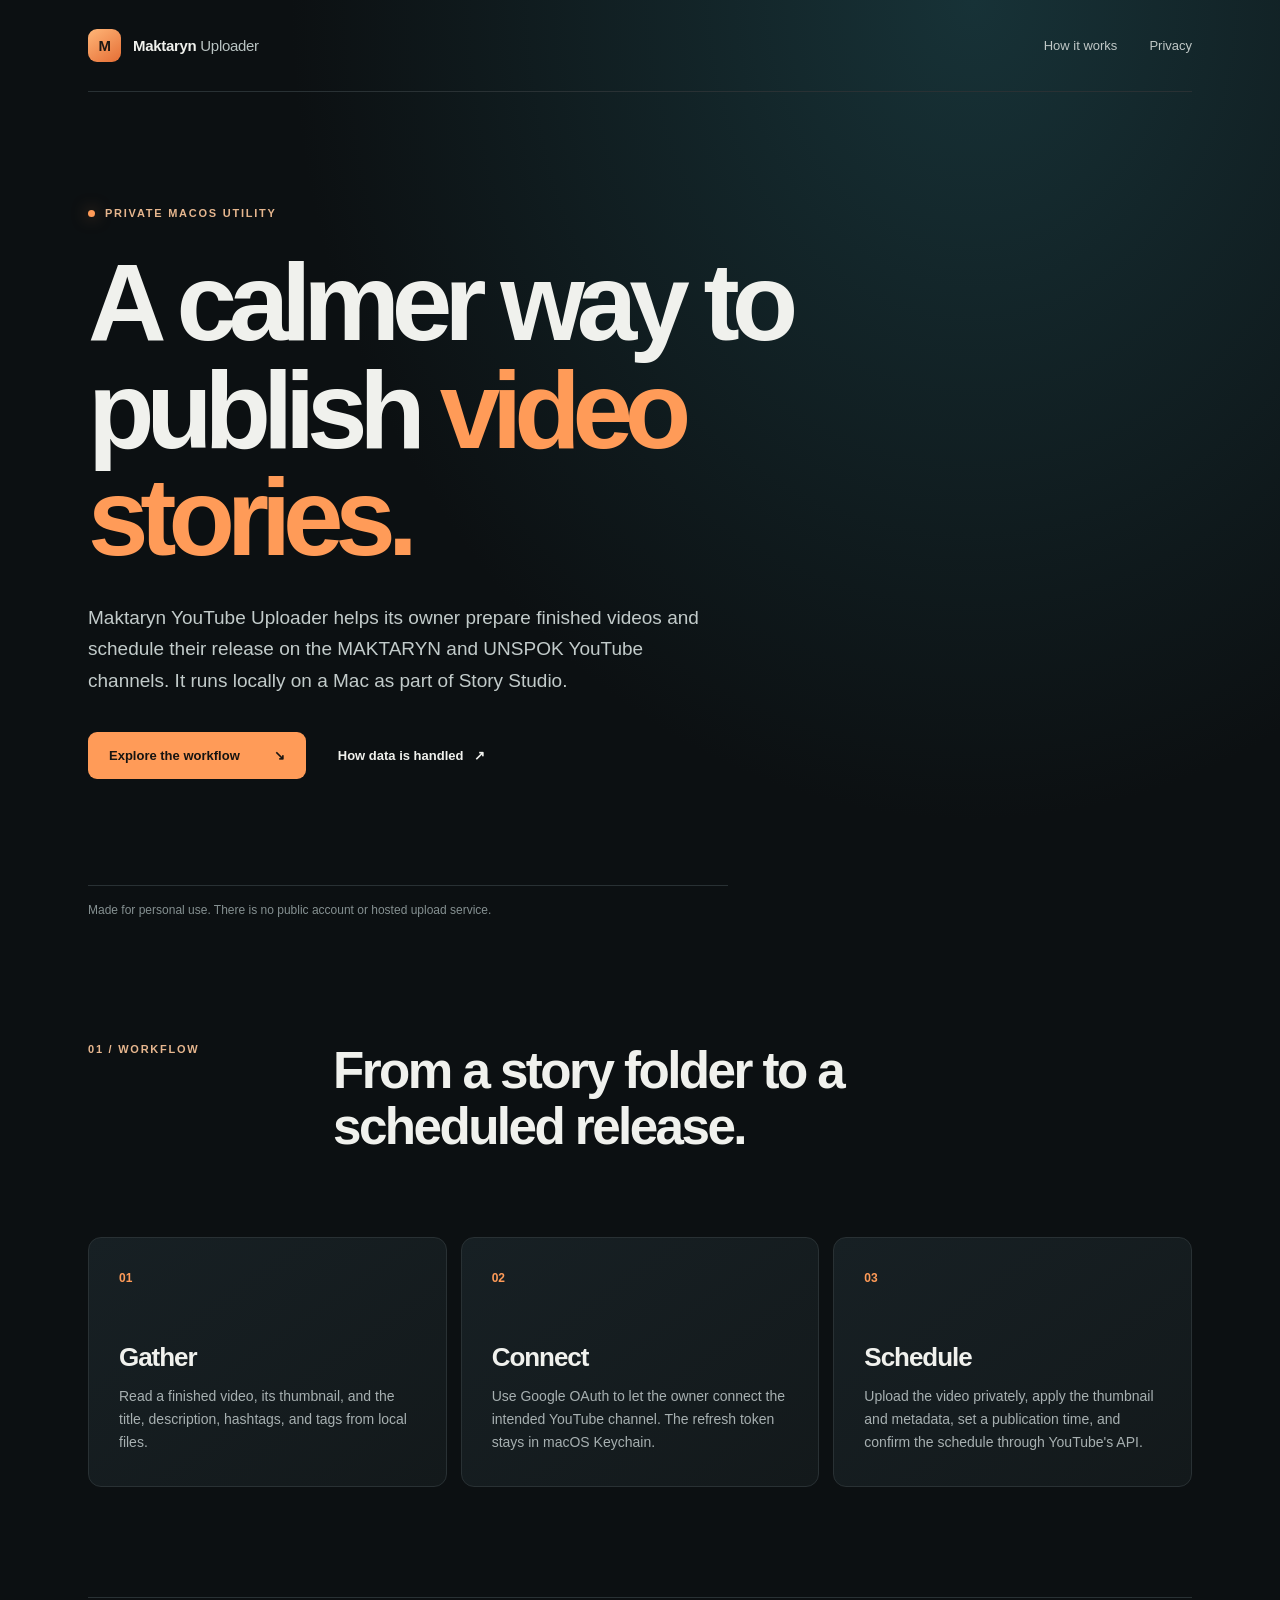
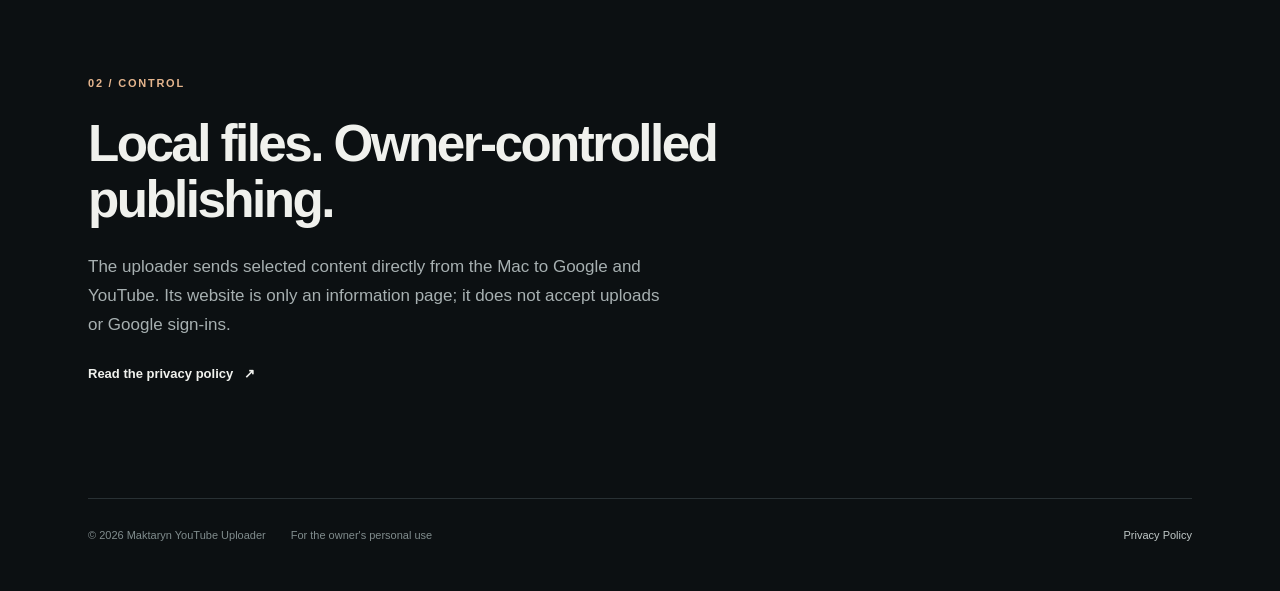
<file: index.html>
<!doctype html>
<html lang="en">
<head>
  <meta charset="utf-8">
  <meta name="viewport" content="width=device-width, initial-scale=1">
  <meta name="color-scheme" content="dark light">
  <meta name="description" content="Maktaryn YouTube Uploader is a private macOS utility for preparing, uploading, and scheduling videos on the owner's YouTube channels.">
  <title>Maktaryn YouTube Uploader</title>
  <link rel="stylesheet" href="styles.css">
</head>
<body>
  <div class="shell">
    <header class="site-header">
      <a class="brand" href="./" aria-label="Maktaryn YouTube Uploader home"><span class="brand-mark" aria-hidden="true">M</span><span>Maktaryn <span class="brand-light">Uploader</span></span></a>
      <nav aria-label="Main navigation"><a href="#how-it-works">How it works</a><a href="privacy.html">Privacy</a></nav>
    </header>

    <main>
      <section class="hero" aria-labelledby="hero-title">
        <div class="eyebrow"><span class="status-dot" aria-hidden="true"></span> Private macOS utility</div>
        <h1 id="hero-title">A calmer way to publish <em>video stories.</em></h1>
        <p class="intro">Maktaryn YouTube Uploader helps its owner prepare finished videos and schedule their release on the MAKTARYN and UNSPOK YouTube channels. It runs locally on a Mac as part of Story Studio.</p>
        <div class="hero-actions"><a class="button" href="#how-it-works">Explore the workflow <span aria-hidden="true">↘</span></a><a class="text-link" href="privacy.html">How data is handled <span aria-hidden="true">↗</span></a></div>
        <div class="hero-rule" aria-hidden="true"></div>
        <p class="hero-note">Made for personal use. There is no public account or hosted upload service.</p>
      </section>

      <section class="section" id="how-it-works" aria-labelledby="workflow-title">
        <div class="section-head"><span class="section-index">01 / WORKFLOW</span><h2 id="workflow-title">From a story folder to a scheduled release.</h2></div>
        <div class="cards">
          <article class="card"><span class="card-number">01</span><h3>Gather</h3><p>Read a finished video, its thumbnail, and the title, description, hashtags, and tags from local files.</p></article>
          <article class="card"><span class="card-number">02</span><h3>Connect</h3><p>Use Google OAuth to let the owner connect the intended YouTube channel. The refresh token stays in macOS Keychain.</p></article>
          <article class="card"><span class="card-number">03</span><h3>Schedule</h3><p>Upload the video privately, apply the thumbnail and metadata, set a publication time, and confirm the schedule through YouTube's API.</p></article>
        </div>
      </section>

      <section class="statement" aria-labelledby="control-title"><span class="section-index">02 / CONTROL</span><h2 id="control-title">Local files. Owner-controlled publishing.</h2><p>The uploader sends selected content directly from the Mac to Google and YouTube. Its website is only an information page; it does not accept uploads or Google sign-ins.</p><a class="text-link" href="privacy.html">Read the privacy policy <span aria-hidden="true">↗</span></a></section>
    </main>

    <footer><span>© 2026 Maktaryn YouTube Uploader</span><span>For the owner's personal use</span><a href="privacy.html">Privacy Policy</a></footer>
  </div>
</body>
</html>
</file>
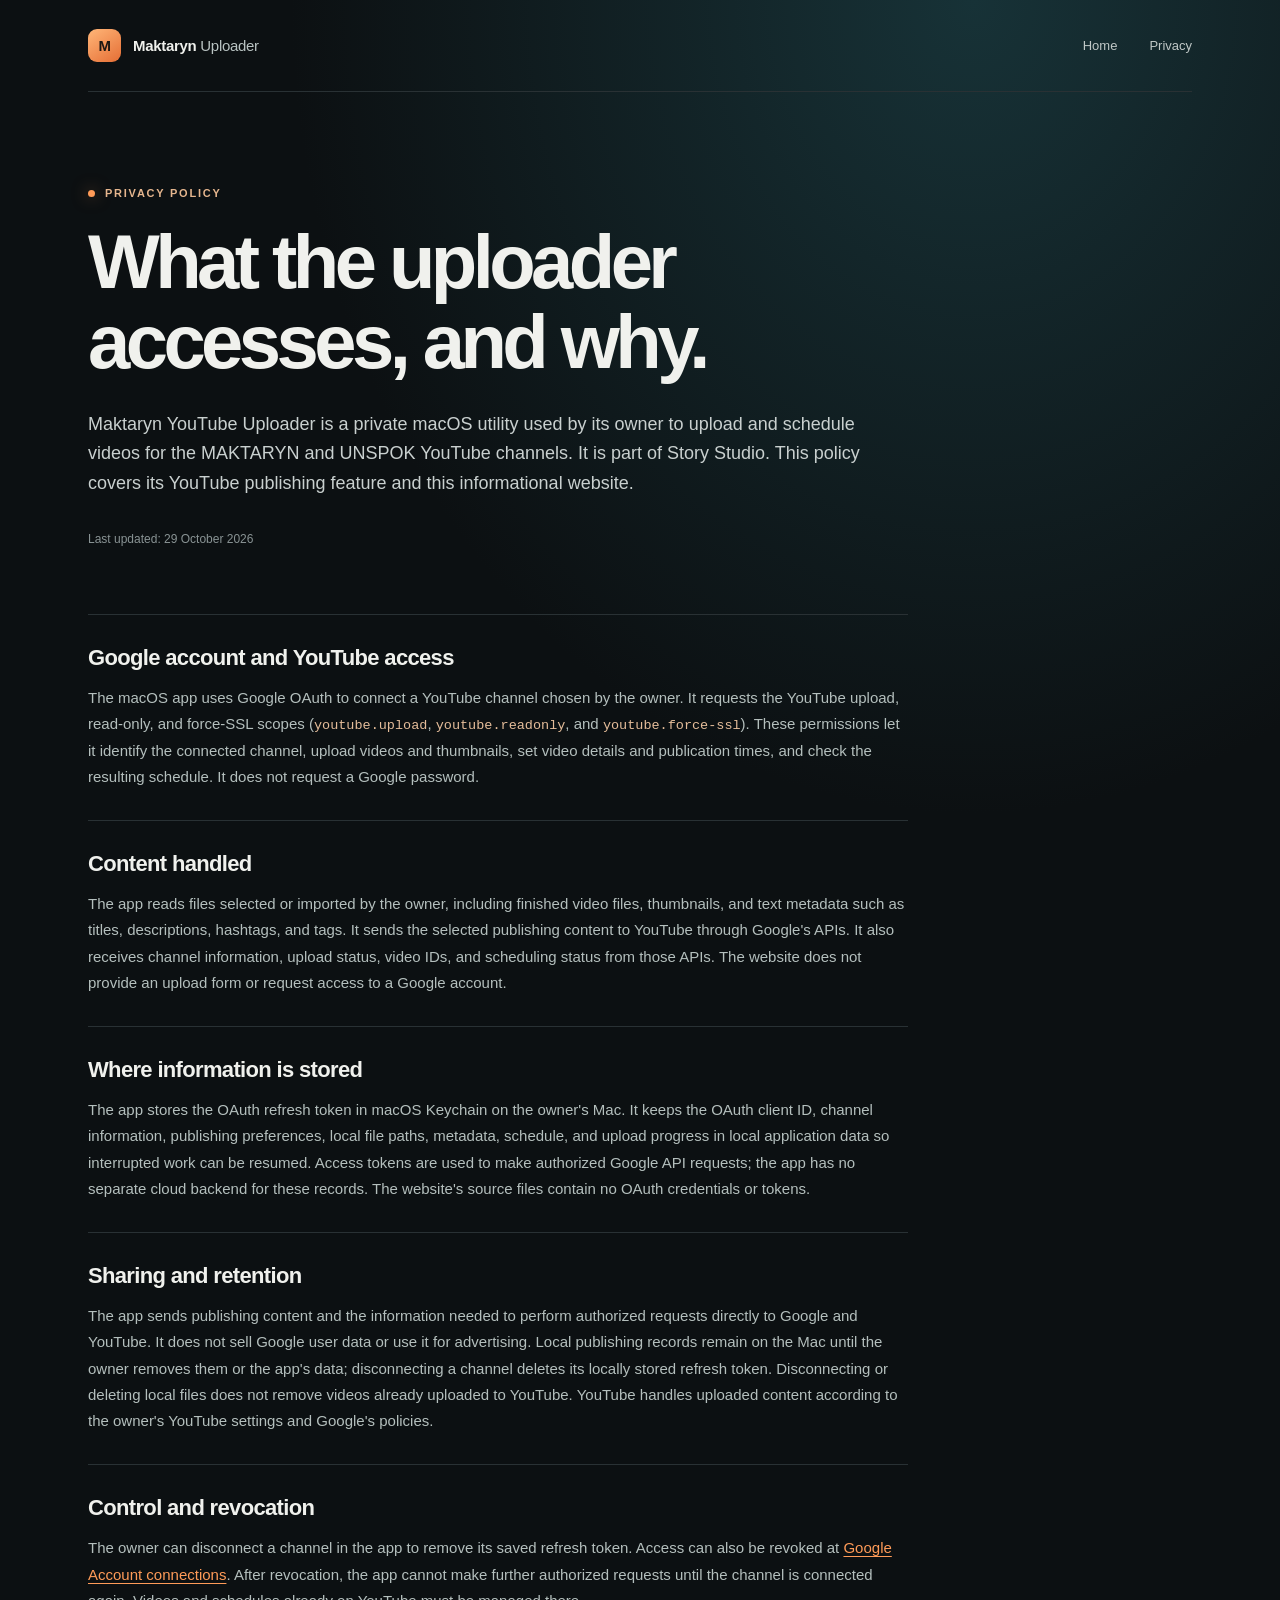
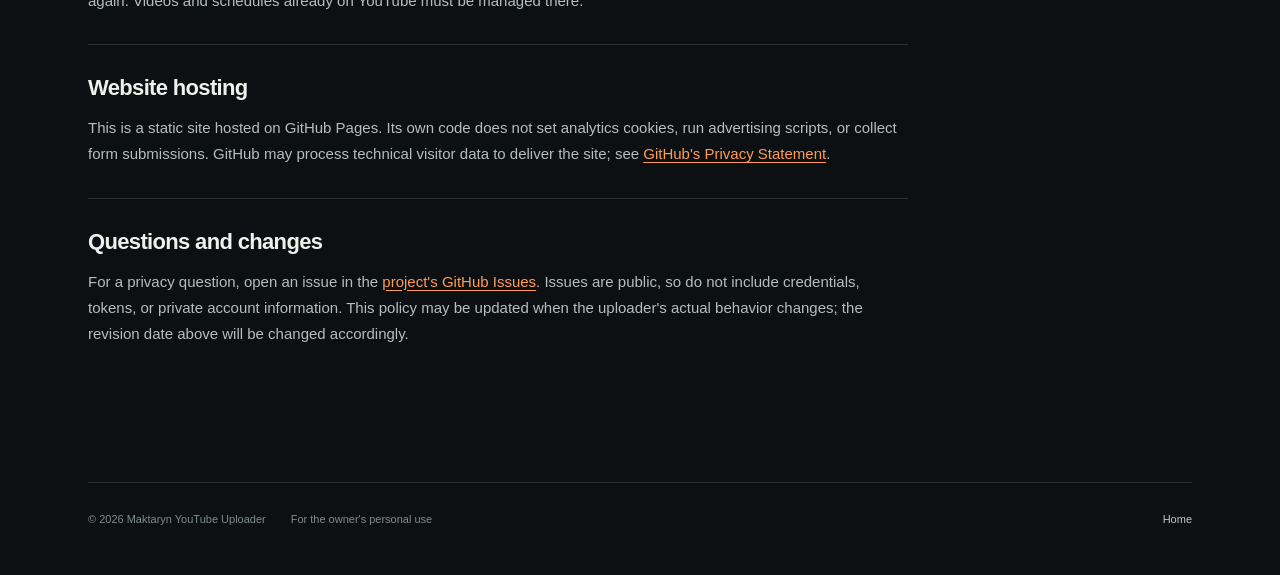
<file: privacy.html>
<!doctype html>
<html lang="en">
<head>
  <meta charset="utf-8">
  <meta name="viewport" content="width=device-width, initial-scale=1">
  <meta name="color-scheme" content="dark light">
  <meta name="description" content="Privacy Policy for the Maktaryn YouTube Uploader, a private macOS utility.">
  <title>Privacy Policy — Maktaryn YouTube Uploader</title>
  <link rel="stylesheet" href="styles.css">
</head>
<body>
  <div class="shell">
    <header class="site-header"><a class="brand" href="./" aria-label="Maktaryn YouTube Uploader home"><span class="brand-mark" aria-hidden="true">M</span><span>Maktaryn <span class="brand-light">Uploader</span></span></a><nav aria-label="Main navigation"><a href="./">Home</a><a href="privacy.html" aria-current="page">Privacy</a></nav></header>
    <main class="policy">
      <div class="eyebrow"><span class="status-dot" aria-hidden="true"></span> Privacy Policy</div>
      <h1>What the uploader accesses, and why.</h1>
      <p class="policy-lead">Maktaryn YouTube Uploader is a private macOS utility used by its owner to upload and schedule videos for the MAKTARYN and UNSPOK YouTube channels. It is part of Story Studio. This policy covers its YouTube publishing feature and this informational website.</p>
      <p class="updated">Last updated: 29 October 2026</p>

      <section><h2>Google account and YouTube access</h2><p>The macOS app uses Google OAuth to connect a YouTube channel chosen by the owner. It requests the YouTube upload, read-only, and force-SSL scopes (<code>youtube.upload</code>, <code>youtube.readonly</code>, and <code>youtube.force-ssl</code>). These permissions let it identify the connected channel, upload videos and thumbnails, set video details and publication times, and check the resulting schedule. It does not request a Google password.</p></section>
      <section><h2>Content handled</h2><p>The app reads files selected or imported by the owner, including finished video files, thumbnails, and text metadata such as titles, descriptions, hashtags, and tags. It sends the selected publishing content to YouTube through Google's APIs. It also receives channel information, upload status, video IDs, and scheduling status from those APIs. The website does not provide an upload form or request access to a Google account.</p></section>
      <section><h2>Where information is stored</h2><p>The app stores the OAuth refresh token in macOS Keychain on the owner's Mac. It keeps the OAuth client ID, channel information, publishing preferences, local file paths, metadata, schedule, and upload progress in local application data so interrupted work can be resumed. Access tokens are used to make authorized Google API requests; the app has no separate cloud backend for these records. The website's source files contain no OAuth credentials or tokens.</p></section>
      <section><h2>Sharing and retention</h2><p>The app sends publishing content and the information needed to perform authorized requests directly to Google and YouTube. It does not sell Google user data or use it for advertising. Local publishing records remain on the Mac until the owner removes them or the app's data; disconnecting a channel deletes its locally stored refresh token. Disconnecting or deleting local files does not remove videos already uploaded to YouTube. YouTube handles uploaded content according to the owner's YouTube settings and Google's policies.</p></section>
      <section><h2>Control and revocation</h2><p>The owner can disconnect a channel in the app to remove its saved refresh token. Access can also be revoked at <a href="https://myaccount.google.com/connections">Google Account connections</a>. After revocation, the app cannot make further authorized requests until the channel is connected again. Videos and schedules already on YouTube must be managed there.</p></section>
      <section><h2>Website hosting</h2><p>This is a static site hosted on GitHub Pages. Its own code does not set analytics cookies, run advertising scripts, or collect form submissions. GitHub may process technical visitor data to deliver the site; see <a href="https://docs.github.com/en/site-policy/privacy-policies/github-general-privacy-statement">GitHub's Privacy Statement</a>.</p></section>
      <section><h2>Questions and changes</h2><p>For a privacy question, open an issue in the <a href="https://github.com/hlopchenya/maktaryn-youtube-uploader-site/issues/new">project's GitHub Issues</a>. Issues are public, so do not include credentials, tokens, or private account information. This policy may be updated when the uploader's actual behavior changes; the revision date above will be changed accordingly.</p></section>
    </main>
    <footer><span>© 2026 Maktaryn YouTube Uploader</span><span>For the owner's personal use</span><a href="./">Home</a></footer>
  </div>
</body>
</html>
</file>
<file: styles.css>
:root{color-scheme:dark;--bg:#0c1012;--panel:#141a1c;--line:#293134;--text:#f0f1ed;--muted:#a7b0b1;--orange:#ff9b58;--soft:#e6b68e}*{box-sizing:border-box}html{scroll-behavior:smooth}body{margin:0;background:radial-gradient(ellipse 74% 52% at 76% 0%,#173237 0%,transparent 72%),var(--bg);color:var(--text);font-family:-apple-system,BlinkMacSystemFont,"Segoe UI",sans-serif;-webkit-font-smoothing:antialiased}a{color:inherit;text-decoration:none}a:hover{color:var(--orange)}a:focus-visible{outline:2px solid var(--orange);outline-offset:4px;border-radius:3px}.shell{max-width:1200px;margin:auto;padding:0 48px}.site-header{height:92px;display:flex;align-items:center;justify-content:space-between;border-bottom:1px solid var(--line)}.brand{display:inline-flex;align-items:center;gap:12px;font-size:15px;font-weight:730;letter-spacing:-.02em}.brand-mark{width:33px;height:33px;display:inline-grid;place-items:center;background:linear-gradient(145deg,#ffb678,#e56e35);border-radius:9px;color:#1c1713;font-weight:850}.brand-light{font-weight:450;color:#b9c3c2}.site-header nav{display:flex;gap:32px;color:#c0c8c7;font-size:13px}.hero{padding:115px 0 72px;max-width:900px}.eyebrow,.section-index{font-size:11px;letter-spacing:.16em;font-weight:750;color:var(--soft);text-transform:uppercase}.eyebrow{display:flex;align-items:center;gap:10px}.status-dot{width:7px;height:7px;border-radius:50%;background:var(--orange);box-shadow:0 0 16px rgba(255,155,88,.5)}h1,h2,h3,p{margin-top:0}.hero h1{font-size:clamp(62px,8.5vw,112px);line-height:.99;letter-spacing:-.075em;font-weight:660;max-width:950px;margin:30px 0 30px}.hero h1 em{font-style:normal;color:var(--orange)}.intro{max-width:630px;color:#c2cbca;font-size:19px;line-height:1.65}.hero-actions{display:flex;align-items:center;gap:32px;margin-top:36px}.button{display:inline-flex;gap:34px;align-items:center;justify-content:space-between;padding:16px 21px;background:var(--orange);border-radius:9px;color:#171411;font-weight:730;font-size:13px}.button:hover{background:#ffc08e;color:#171411}.text-link{font-size:13px;font-weight:700;display:inline-flex;align-items:center;gap:11px}.hero-rule{height:1px;background:var(--line);max-width:640px;margin-top:106px}.hero-note{font-size:12px;color:#859091;margin:17px 0 0}.section{padding:54px 0 110px}.section-head{display:grid;grid-template-columns:220px 1fr;gap:25px;align-items:start}.section-head h2,.statement h2{font-size:clamp(34px,4vw,54px);line-height:1.09;letter-spacing:-.05em;font-weight:640;max-width:690px}.cards{display:grid;grid-template-columns:repeat(3,1fr);gap:14px;margin-top:40px}.card{min-height:250px;background:linear-gradient(145deg,#172024,#13191b);border:1px solid var(--line);border-radius:13px;padding:30px}.card-number{font-size:12px;color:var(--orange);font-weight:700}.card h3{font-size:26px;letter-spacing:-.04em;margin:56px 0 12px}.card p{color:var(--muted);font-size:14px;line-height:1.65;margin:0}.statement{border-top:1px solid var(--line);padding:75px 0 116px}.statement h2{margin:25px 0}.statement p{font-size:17px;color:var(--muted);line-height:1.7;max-width:590px;margin-bottom:25px}footer{display:flex;align-items:center;gap:25px;flex-wrap:wrap;border-top:1px solid var(--line);padding:30px 0 50px;font-size:11px;color:#808c8d}footer a{margin-left:auto;color:#c0c8c7}.policy{max-width:820px;padding:95px 0 105px}.policy h1{font-size:clamp(48px,6vw,76px);line-height:1.05;letter-spacing:-.06em;margin:23px 0 28px}.policy-lead{font-size:18px;line-height:1.65;color:#c9d0cf}.updated{font-size:12px;color:#899394;margin:33px 0 68px}.policy section{padding:30px 0;border-top:1px solid var(--line)}.policy h2{font-size:22px;letter-spacing:-.03em;margin-bottom:14px}.policy section p{font-size:15px;line-height:1.75;color:#b4bfbd;margin:0}.policy section a{color:var(--orange);text-decoration:underline;text-underline-offset:3px}.policy code{font-size:.9em;color:#e5bd9a;overflow-wrap:anywhere}@media(max-width:720px){.shell{padding:0 22px}.site-header{height:75px}.site-header nav{gap:16px}.site-header nav a{font-size:12px}.brand{font-size:13px}.hero{padding:78px 0 42px}.hero h1{font-size:clamp(52px,12vw,75px)}.intro{font-size:16px}.hero-actions{align-items:flex-start;flex-direction:column;gap:25px}.hero-rule{margin-top:70px}.section{padding:45px 0 75px}.section-head{display:block}.section-head h2{margin-top:24px}.cards{grid-template-columns:1fr}.card{min-height:195px}.card h3{margin-top:32px}.statement{padding:65px 0 88px}.policy{padding:70px 0}.policy h1{font-size:52px}footer{gap:13px}footer a{margin-left:0}}
</file>
